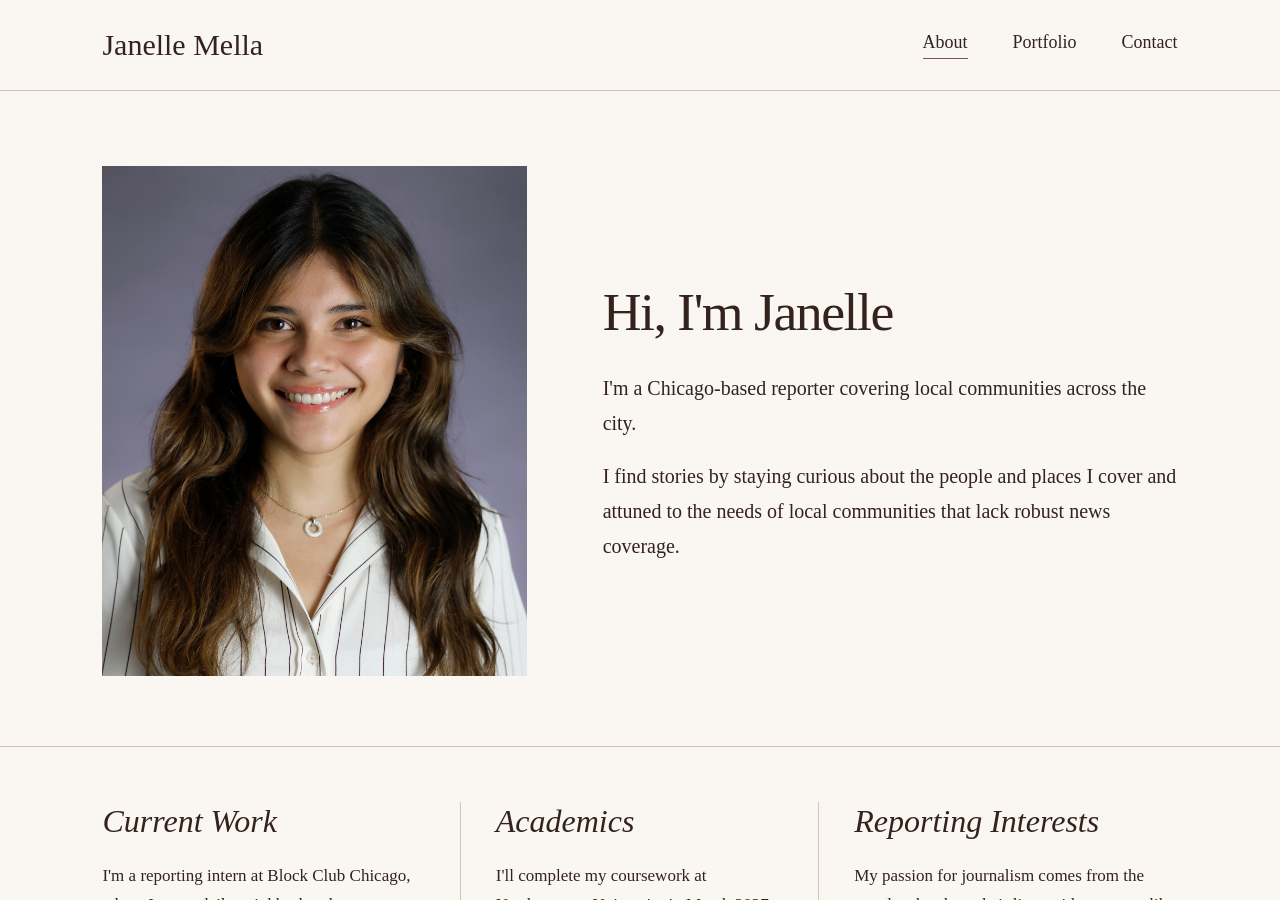
<file: index.html>
<!DOCTYPE html>
<html lang="en">
<head>
  <meta charset="UTF-8">
  <meta http-equiv="refresh" content="0; url=Portfolio/aboutme.html">
  <title>Janelle Mella | Portfolio</title>
</head>
<body>
  <p>Redirecting to <a href="Portfolio/aboutme.html">my portfolio</a>...</p>
</body>
</html>
</file>
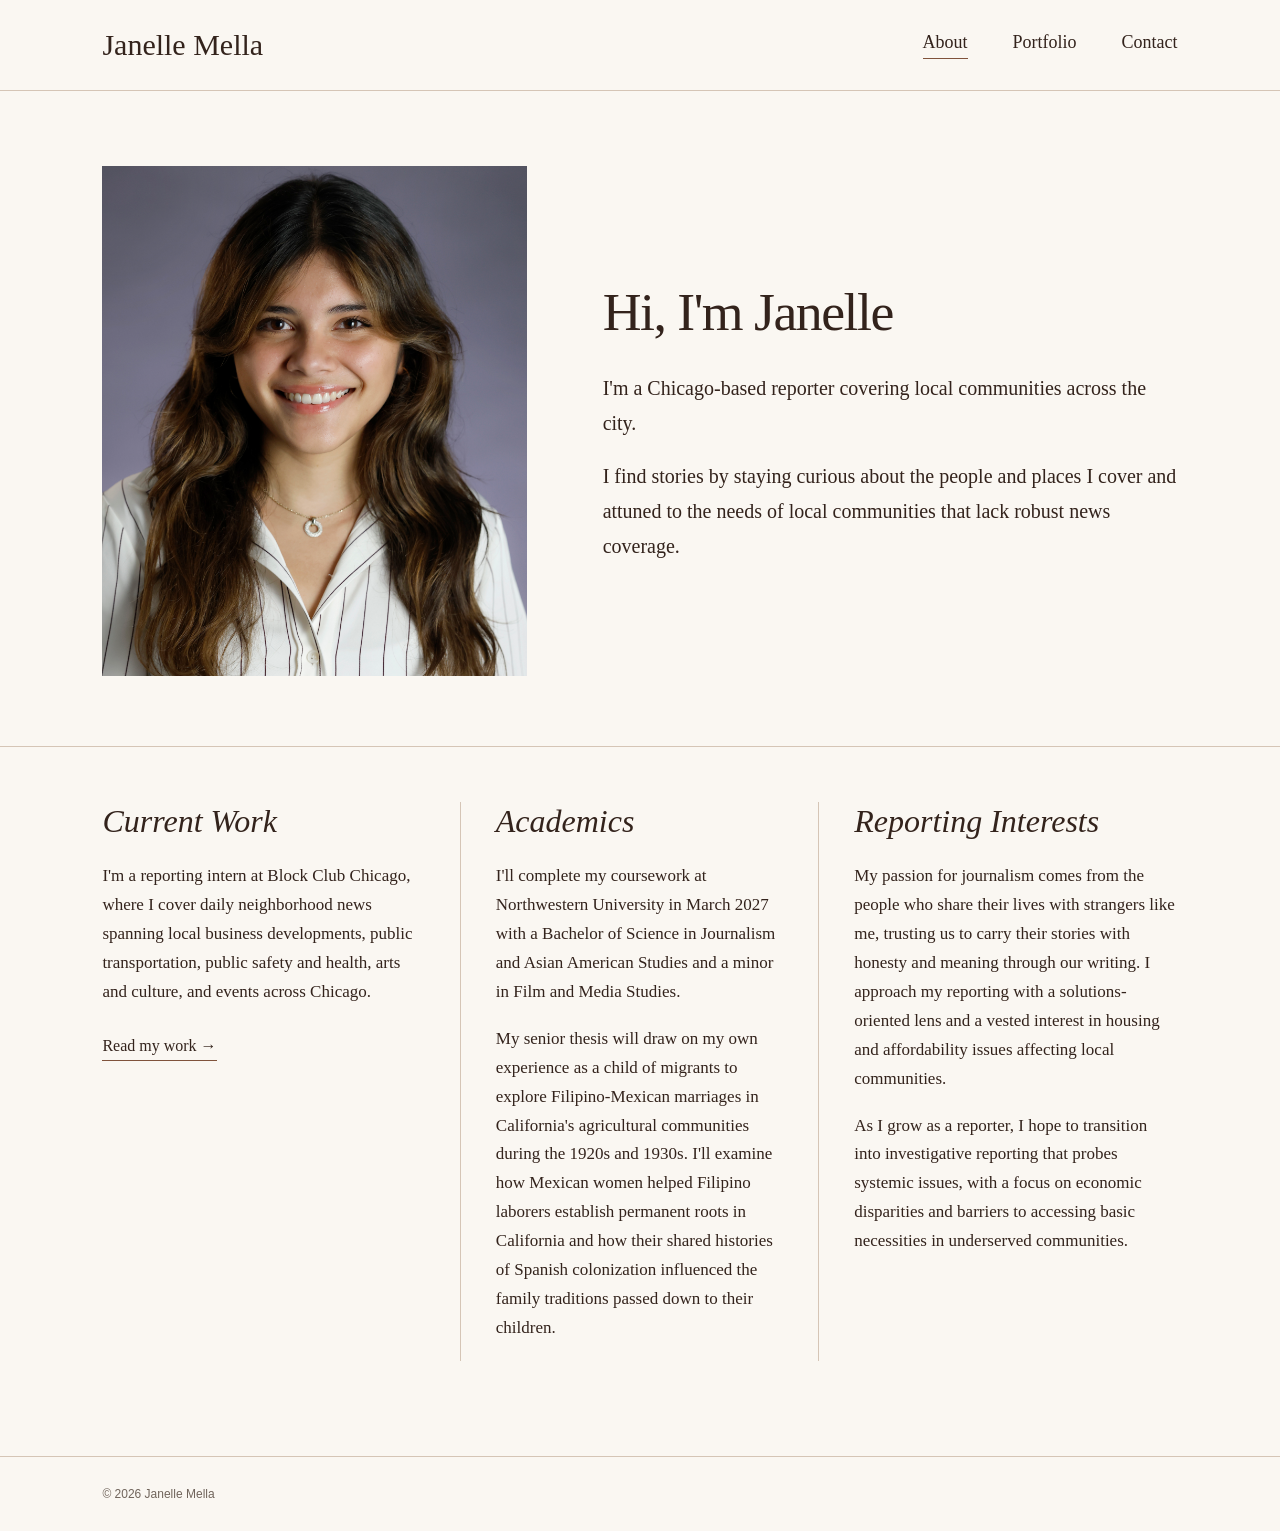
<file: Portfolio/aboutme.html>
<!DOCTYPE html>
<html lang="en">
<head>
  <meta charset="UTF-8">
  <meta name="viewport" content="width=device-width, initial-scale=1.0">
  <meta name="description" content="Janelle Mella is a Chicago-based journalist and Northwestern University student.">
  <title>About | Janelle Mella</title>
  <link rel="stylesheet" href="style.css">
</head>

<body>

  <!-- NAVIGATION -->
  <header class="site-header">
    <a href="aboutme.html" class="site-logo">Janelle Mella</a>

    <button class="menu-toggle" type="button"
      aria-label="Toggle navigation"
      aria-expanded="false"
      aria-controls="main-nav">☰</button>

    <nav class="main-nav" id="main-nav" aria-label="Main navigation">
      <a href="aboutme.html" class="active" aria-current="page">About</a>
      <a href="portfolio.html">Portfolio</a>
      <a href="contact.html">Contact</a>
    </nav>
  </header>

  <main>

    <!-- INTRODUCTION -->
    <section class="about-hero">

      <figure class="hero-photo">
        <img src="janelle.jpg"
          alt="Portrait of Janelle Mella, Credit: Joe Timmerman">
      </figure>

      <div class="hero-content">

        <h1>Hi, I'm Janelle</h1>

        <p>
           I'm a Chicago-based reporter covering local communities across the city.

        </p>

        <p>
        I find stories by staying curious about the people and places I cover and attuned to the needs of local communities that lack robust news coverage.
        </p>
      
      </div>

    </section>

    <!-- THREE EDITORIAL SECTIONS -->
    <section class="about-columns">

      <article class="about-column">
        <h2>Current Work</h2>

        <p>
         I'm a reporting intern at Block Club Chicago, where I cover daily neighborhood news spanning local business developments, public transportation, public safety and health, arts and culture, and events across Chicago.
        </p>

        <a href="https://blockclubchicago.org/author/janellemella2027/" class="column-link">
          Read my work →
        </a>
      </article>

      <article class="about-column">
        <h2>Academics</h2>

        <p>
          I'll complete my coursework at Northwestern University in March 2027 with a Bachelor of Science in Journalism and Asian American Studies and a minor in Film and Media Studies.
        </p>

        <p>
         My senior thesis will draw on my own experience as a child of migrants to explore Filipino-Mexican marriages in California's agricultural communities during the 1920s and 1930s. I'll examine how Mexican women helped Filipino laborers establish permanent roots in California and how their shared histories of Spanish colonization influenced the family traditions passed down to their children.
        </p>
      </article>

      <article class="about-column">
        <h2>Reporting Interests</h2>

        <p>
          My passion for journalism comes from the people who share their lives with strangers like me, trusting us to carry their stories with honesty and meaning through our writing. I approach my reporting with a solutions-oriented lens and a vested interest in housing and affordability issues affecting local communities.

          <p>
          As I grow as a reporter, I hope to transition into investigative reporting that probes systemic issues, with a focus on economic disparities and barriers to accessing basic necessities in underserved communities.
          </p>

        </p>

      </article>

    </section>

  </main>

  <footer class="site-footer">
    <p>© 2026 Janelle Mella</p>
  </footer>

  <script>
    const menuButton = document.querySelector('.menu-toggle');
    const nav = document.querySelector('.main-nav');

    menuButton.addEventListener('click', () => {
      const isOpen = nav.classList.toggle('open');
      menuButton.setAttribute('aria-expanded', isOpen);
      menuButton.textContent = isOpen ? '✕' : '☰';
    });

    nav.querySelectorAll('a').forEach(link => {
      link.addEventListener('click', () => {
        nav.classList.remove('open');
        menuButton.setAttribute('aria-expanded', 'false');
        menuButton.textContent = '☰';
      });
    });
  </script>

</body>
</html>
</file>
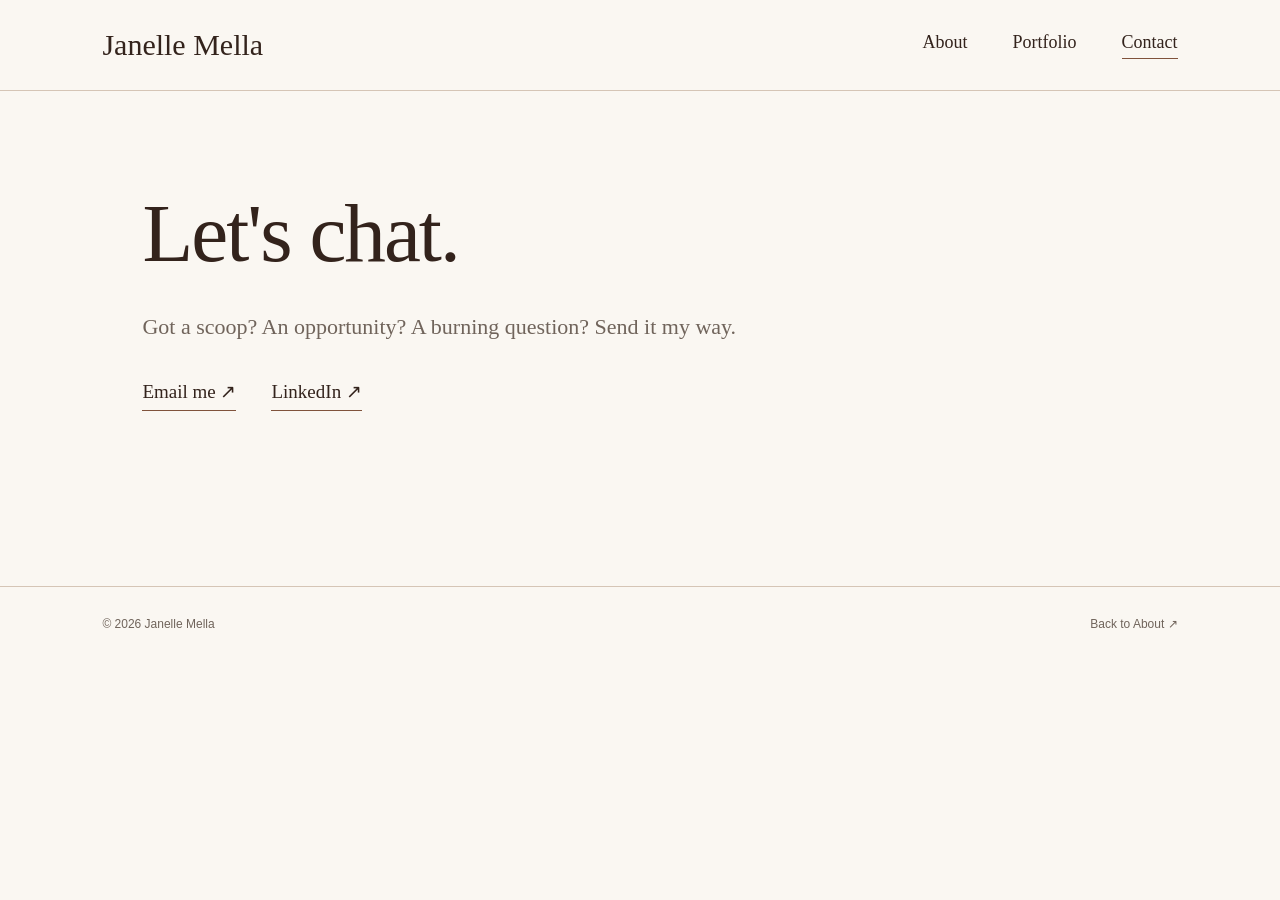
<file: Portfolio/contact.html>
<!DOCTYPE html>
<html lang="en">
<head>
  <meta charset="UTF-8">
  <meta name="viewport" content="width=device-width, initial-scale=1.0">
  <title>Contact | Janelle Mella</title>
  <link rel="stylesheet" href="style.css">
</head>

<body>

  <!-- NAVIGATION -->
  <header class="site-header">
    <a href="aboutme.html" class="site-logo">Janelle Mella</a>

    <button class="menu-toggle" type="button"
      aria-label="Toggle navigation"
      aria-expanded="false"
      aria-controls="main-nav">☰</button>

    <nav class="main-nav" id="main-nav" aria-label="Main navigation">
      <a href="aboutme.html">About</a>
      <a href="portfolio.html">Portfolio</a>
      <a href="contact.html" class="active" aria-current="page">Contact</a>
    </nav>
  </header>

  <main class="inner-page">

    <!-- CONTACT INTRODUCTION -->
    <section class="page-intro contact-intro">

      <h1>Let's chat.</h1>

      <p> Got a scoop? An opportunity? A burning question? Send it my way.</p>

      <div class="contact-links">
        <a href="mailto:janellemella2027@u.northwestern.edu">
          Email me ↗
        </a>

        <a href="https://www.linkedin.com/in/janellemella"
          target="_blank" rel="noopener noreferrer">
          LinkedIn ↗
        </a>
      </div>
    </section>
  </main>

  <footer class="site-footer">
    <p>© 2026 Janelle Mella</p>
    <a href="aboutme.html">Back to About ↗</a>
  </footer>

  <script>
    const menuButton = document.querySelector('.menu-toggle');
    const nav = document.querySelector('.main-nav');

    menuButton.addEventListener('click', () => {
      const isOpen = nav.classList.toggle('open');
      menuButton.setAttribute('aria-expanded', isOpen);
      menuButton.textContent = isOpen ? '✕' : '☰';
    });

    nav.querySelectorAll('a').forEach(link => {
      link.addEventListener('click', () => {
        nav.classList.remove('open');
        menuButton.setAttribute('aria-expanded', 'false');
        menuButton.textContent = '☰';
      });
    });
  </script>

</body>
</html>
</file>
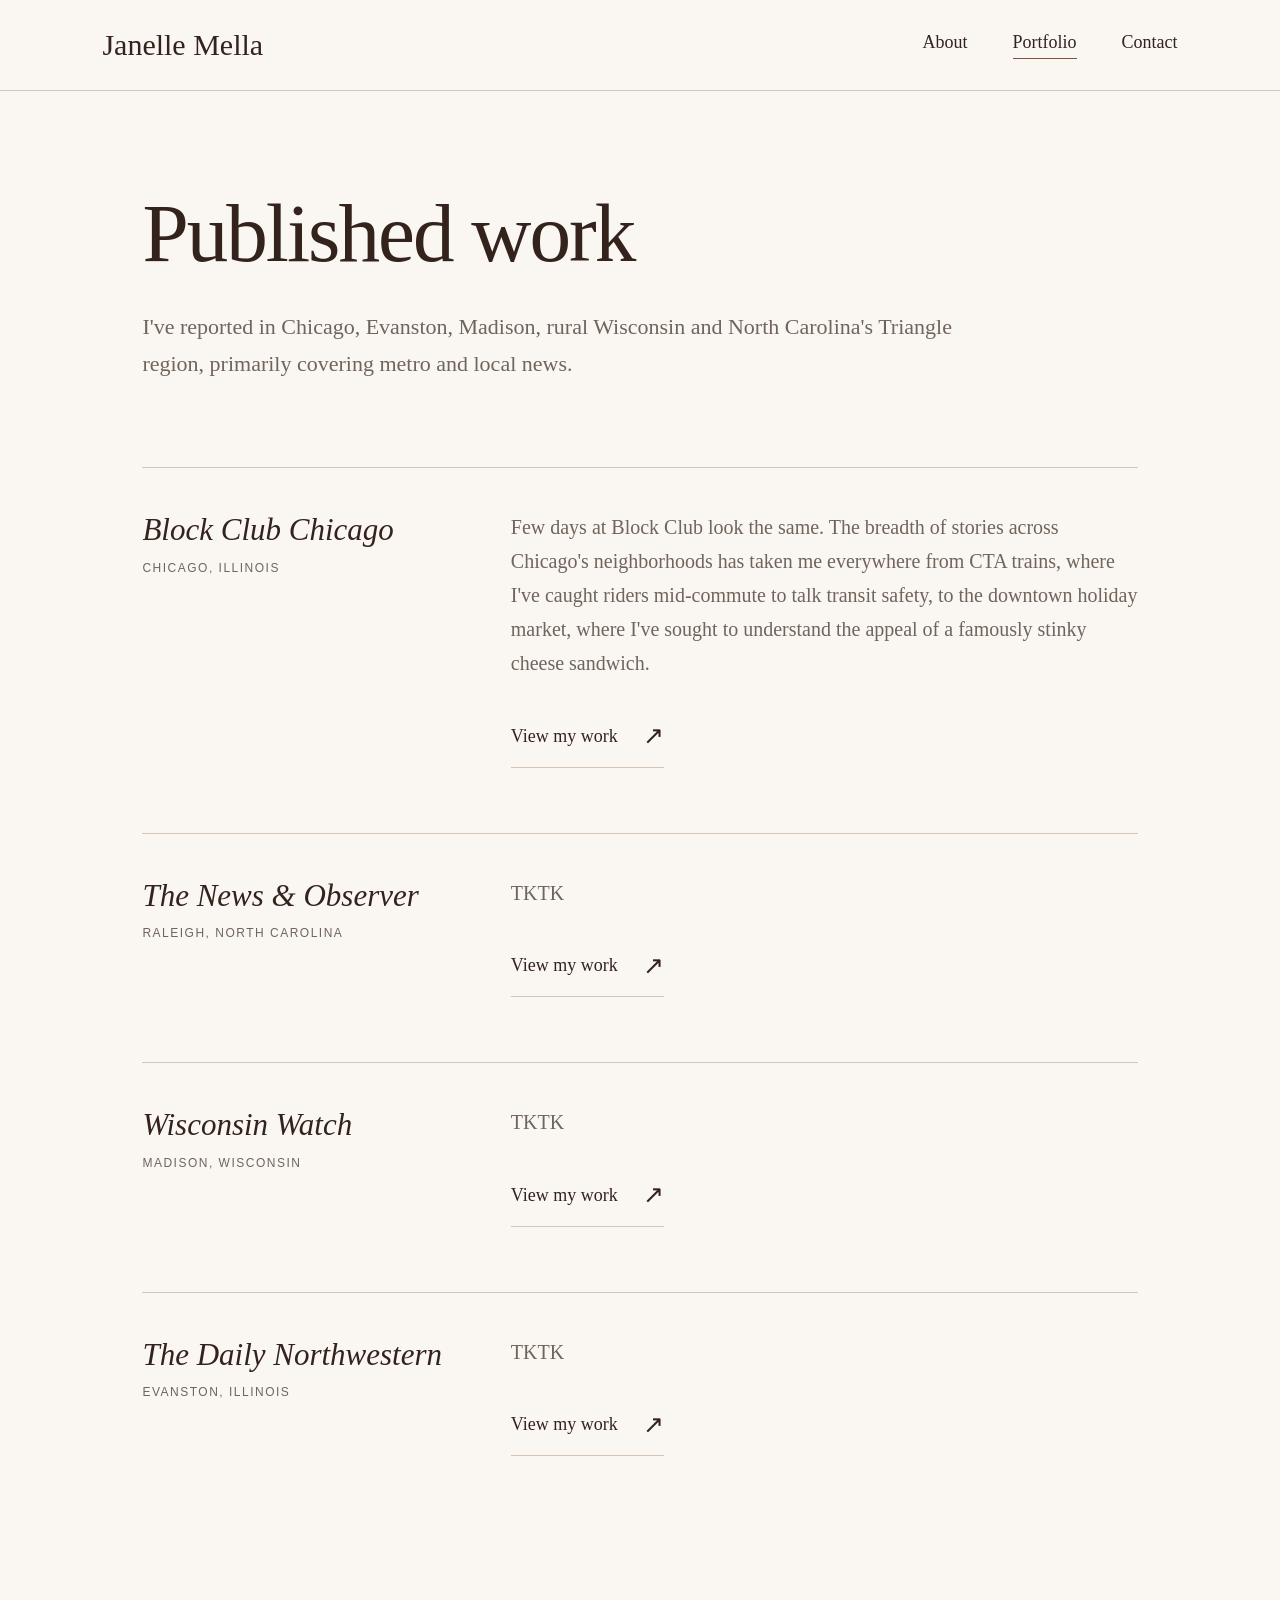
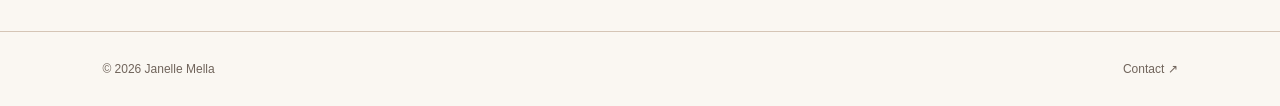
<file: Portfolio/portfolio.html>
<!DOCTYPE html>
<html lang="en">
<head>
  <meta charset="UTF-8">
  <meta name="viewport" content="width=device-width, initial-scale=1.0">
  <title>Portfolio | Janelle Mella</title>
  <link rel="stylesheet" href="style.css">
</head>

<body>

  <!-- NAVIGATION -->
  <header class="site-header">
    <a href="aboutme.html" class="site-logo">Janelle Mella</a>

    <button class="menu-toggle" type="button"
      aria-label="Toggle navigation"
      aria-expanded="false"
      aria-controls="main-nav">☰</button>

    <nav class="main-nav" id="main-nav" aria-label="Main navigation">
      <a href="aboutme.html">About</a>
      <a href="portfolio.html" class="active" aria-current="page">Portfolio</a>
      <a href="contact.html">Contact</a>
    </nav>
  </header>

  <main class="inner-page">

    <!-- PAGE INTRODUCTION -->
    <section class="page-intro">

      <h1>Published work</h1>

      <p>
        I've reported in Chicago, Evanston, Madison, rural Wisconsin and North Carolina's Triangle region, primarily covering metro and local news.
      </p>
    </section>

    <!-- BlOCK CLUB CHI -->
    <section class="publication-section">
      <div class="publication-heading">
  <h2>Block Club Chicago</h2>
  <p class="publication-location">Chicago, Illinois</p>
</div>

      <div class="publication-content">
        <p class="publication-description">
          Few days at Block Club look the same. The breadth of stories across Chicago's neighborhoods has taken me everywhere from CTA trains, where I've caught riders mid-commute to talk transit safety, to the downtown holiday market, where I've sought to understand the appeal of a famously stinky cheese sandwich.
        </p>

        <a href="https://blockclubchicago.org/author/janellemella2027/"
           target="_blank"
           rel="noopener noreferrer"
           class="publication-link">
          <span>View my work</span>
          <span class="arrow" aria-hidden="true">↗</span>
        </a>
      </div>
    </section>

    <!-- NEWS OBSERVER -->
    <section class="publication-section">
      <div class="publication-heading">
  <h2>The News & Observer</h2>
  <p class="publication-location">Raleigh, North Carolina</p>
</div>

      <div class="publication-content">
        <p class="publication-description">
        TKTK
        </p>

        <a href="https://www.newsobserver.com/profile/316130291/"
           target="_blank"
           rel="noopener noreferrer"
           class="publication-link">
          <span>View my work</span>
          <span class="arrow" aria-hidden="true">↗</span>
        </a>
      </div>
    </section>

    <!-- WISCONSIN WATCH -->
    <section class="publication-section">
      <div class="publication-heading">
  <h2>Wisconsin Watch</h2>
  <p class="publication-location">Madison, Wisconsin</p>
</div>

      <div class="publication-content">
        <p class="publication-description">
        TKTK
        </p>

        <a href="https://wisconsinwatch.org/author/jmella/"
           target="_blank"
           rel="noopener noreferrer"
           class="publication-link">
          <span>View my work</span>
          <span class="arrow" aria-hidden="true">↗</span>
        </a>
      </div>
    </section>

    <!-- THE DAILY NU -->
    <section class="publication-section">
      <div class="publication-heading">
  <h2>The Daily Northwestern</h2>
  <p class="publication-location">Evanston, Illinois</p>
</div>

      <div class="publication-content">
        <p class="publication-description">
        TKTK
        </p>

        <a href="https://dailynorthwestern.com/staff_name/janelle-mella/"
           target="_blank"
           rel="noopener noreferrer"
           class="publication-link">
          <span>View my work</span>
          <span class="arrow" aria-hidden="true">↗</span>
        </a>
      </div>
    </section>

  </main>

  <!-- FOOTER -->
  <footer class="site-footer">
    <p>© 2026 Janelle Mella</p>
    <a href="contact.html">Contact ↗</a>
  </footer>

  <!-- MOBILE NAVIGATION -->
  <script>
    const menuButton = document.querySelector('.menu-toggle');
    const nav = document.querySelector('.main-nav');

    menuButton.addEventListener('click', () => {
      const isOpen = nav.classList.toggle('open');
      menuButton.setAttribute('aria-expanded', isOpen);
      menuButton.textContent = isOpen ? '✕' : '☰';
    });

    nav.querySelectorAll('a').forEach(link => {
      link.addEventListener('click', () => {
        nav.classList.remove('open');
        menuButton.setAttribute('aria-expanded', 'false');
        menuButton.textContent = '☰';
      });
    });
  </script>

</body>
</html>
</file>
<file: Portfolio/style.css>
/* =====================================
   JANELLE MELLA — EDITORIAL MINIMAL
   ===================================== */

/* COLOR PALETTE */
:root {
  --background: #faf7f2;
  --text: #33231c;
  --accent: #80533c;
  --muted: #70645b;
  --border: #d5c5b6;
  --serif: Georgia, 'Times New Roman', serif;
}

/* GLOBAL */
* {
  box-sizing: border-box;
}

html {
  scroll-behavior: smooth;
}

body {
  margin: 0;
  background: var(--background);
  color: var(--text);
  font-family: var(--serif);
  font-size: 17px;
  -webkit-font-smoothing: antialiased;
}

a {
  color: inherit;
  text-decoration: none;
  transition: color 0.2s ease;
}

a:hover {
  color: var(--accent);
}

img {
  max-width: 100%;
}

/* NAVIGATION */
.site-header {
  display: flex;
  justify-content: space-between;
  align-items: center;
  padding: 28px 8%;
  gap: 30px;
  background: var(--background);
  border-bottom: 1px solid var(--border);
  position: sticky;
  top: 0;
  z-index: 100;
}

.site-logo {
  font-size: 30px;
  white-space: nowrap;
}

.main-nav {
  display: flex;
  align-items: center;
  gap: 45px;
}

.main-nav a {
  font-size: 18px;
  padding-bottom: 5px;
  border-bottom: 1px solid transparent;
}

.main-nav a:hover,
.main-nav a.active {
  border-color: var(--accent);
}

.menu-toggle {
  display: none;
  border: none;
  background: transparent;
  color: var(--text);
  font-size: 27px;
  cursor: pointer;
}

/* ABOUT HERO */
.about-hero {
  max-width: 1450px;
  margin: 0 auto;
  padding: 75px 8% 70px;
  display: grid;
  grid-template-columns: 0.85fr 1.15fr;
  align-items: center;
  gap: 7%;
}

.hero-photo {
  margin: 0;
}

.hero-photo img {
  display: block;
  width: 100%;
  height: auto;
  max-height: 510px;
  object-fit: cover;
}

.hero-photo figcaption {
  margin-top: 8px;
  font-size: 12px;
  color: var(--muted);
}

.eyebrow {
  font-family: Arial, sans-serif;
  font-size: 12px;
  font-weight: bold;
  letter-spacing: 2px;
  color: var(--accent);
}

.hero-content h1 {
  font-size: clamp(42px, 4.2vw, 67px);
  font-weight: normal;
  line-height: 1.14;
  letter-spacing: -1.5px;
  margin: 22px 0 28px;
}

.hero-content > p:not(.eyebrow) {
  font-size: 20px;
  line-height: 1.75;
  margin: 0 0 18px;
}

.text-link {
  display: inline-flex;
  align-items: center;
  gap: 15px;
  margin-top: 15px;
  padding-bottom: 7px;
  border-bottom: 1px solid var(--accent);
  font-size: 16px;
}

/* ABOUT — THREE COLUMNS */
.about-columns {
  max-width: 1450px;
  margin: 0 auto;
  padding: 55px 8% 95px;
  display: grid;
  grid-template-columns: repeat(3, minmax(0, 1fr));
  gap: 0;
  border-top: 1px solid var(--border);
}

.about-column {
  padding: 0 35px;
  border-right: 1px solid var(--border);
}

.about-column:first-child {
  padding-left: 0;
}

.about-column:last-child {
  border-right: none;
  padding-right: 0;
}

.about-column h2 {
  font-size: clamp(27px, 2.5vw, 36px);
  font-style: italic;
  font-weight: normal;
  line-height: 1.2;
  margin: 0 0 22px;
}

.about-column p {
  font-size: 17px;
  line-height: 1.7;
  margin: 0 0 18px;
}

.column-link {
  display: inline-block;
  margin-top: 12px;
  padding-bottom: 5px;
  border-bottom: 1px solid var(--accent);
  font-size: 16px;
}

/* INNER PAGES */
.inner-page {
  max-width: 1200px;
  margin: 0 auto;
  padding: 75px 8% 110px;
}

.page-intro {
  max-width: 820px;
  margin-bottom: 85px;
}

.page-intro h1 {
  font-size: clamp(52px, 6.5vw, 88px);
  font-weight: normal;
  line-height: 1.1;
  letter-spacing: -2px;
  margin: 22px 0 28px;
}

.page-intro > p:not(.eyebrow) {
  font-size: 22px;
  line-height: 1.7;
  color: var(--muted);
}

/* PORTFOLIO SECTIONS */
.publication-section {
  display: grid;
  grid-template-columns: 1fr 2fr;
  gap: 55px;
  padding: 42px 0 65px;
  border-top: 1px solid var(--border);
}

.publication-section h2 {
  font-size: 31px;
  font-weight: normal;
  font-style: italic;
  margin: 0;
  line-height: 1.3;
}

/* PORTFOLIO DESCRIPTION */
.publication-content {
  display: flex;
  flex-direction: column;
  align-items: flex-start;
}

.publication-description {
  font-size: 20px;
  line-height: 1.7;
  color: var(--muted);
  margin: 0 0 25px;
  max-width: 650px;
}

/* PORTFOLIO LINK */
.publication-link {
  display: inline-flex;
  justify-content: space-between;
  align-items: center;
  gap: 25px;
  padding: 12px 0;
  border-bottom: 1px solid var(--border);
  font-size: 18px;
  line-height: 1.5;
  transition: color 0.2s ease;
}

.publication-link .arrow {
  font-size: 25px;
  flex-shrink: 0;
  transition: transform 0.2s ease;
}

.publication-link:hover {
  color: var(--accent);
}

.publication-link:hover .arrow {
  transform: translate(3px, -3px);
}

/* CONTACT PAGE */
.contact-intro {
  margin-bottom: 65px;
}

.contact-links {
  display: flex;
  flex-wrap: wrap;
  gap: 35px;
  margin-top: 35px;
}

.contact-links a {
  font-size: 19px;
  padding-bottom: 7px;
  border-bottom: 1px solid var(--accent);
}

.contact-gallery {
  display: grid;
  grid-template-columns: repeat(2, minmax(0, 1fr));
  gap: 35px;
}

.contact-gallery figure {
  margin: 0;
}

.contact-gallery img {
  display: block;
  width: 100%;
  height: 350px;
  object-fit: cover;
}

.contact-gallery figcaption {
  margin-top: 12px;
  color: var(--muted);
  font-size: 13px;
  line-height: 1.6;
}

.contact-gallery figcaption a {
  text-decoration: underline;
}

/* FOOTER */
.site-footer {
  display: flex;
  justify-content: space-between;
  align-items: center;
  gap: 20px;
  padding: 30px 8%;
  border-top: 1px solid var(--border);
  color: var(--muted);
  font-family: Arial, sans-serif;
  font-size: 12px;
}

.site-footer p {
  margin: 0;
}

/* TABLET */
@media (max-width: 1000px) {
  .about-hero {
    gap: 5%;
  }

  .hero-content h1 {
    font-size: 45px;
  }

  .about-column {
    padding: 0 22px;
  }
}

/* MOBILE */
@media (max-width: 768px) {

  .site-header {
    padding: 20px 6%;
  }

  .site-logo {
    font-size: 24px;
  }

  .menu-toggle {
    display: block;
  }

  .main-nav {
    display: none;
    position: absolute;
    top: 100%;
    left: 0;
    right: 0;
    background: var(--background);
    border-bottom: 1px solid var(--border);
    padding: 20px 6% 30px;
    flex-direction: column;
    align-items: flex-start;
    gap: 20px;
  }

  .main-nav.open {
    display: flex;
  }

  .about-hero {
    grid-template-columns: 1fr;
    padding: 45px 6% 50px;
    gap: 35px;
  }

  .hero-photo {
    max-width: 430px;
  }

  .hero-content h1 {
    font-size: clamp(40px, 9vw, 54px);
  }

  .hero-content > p:not(.eyebrow) {
    font-size: 18px;
  }

  .about-columns {
    grid-template-columns: 1fr;
    padding: 15px 6% 65px;
    border-top: none;
  }

  .about-column,
  .about-column:first-child,
  .about-column:last-child {
    padding: 35px 0;
    border-right: none;
    border-top: 1px solid var(--border);
  }

  .about-column h2 {
    font-size: 32px;
  }

  .inner-page {
    padding: 55px 6% 80px;
  }

  .page-intro {
    margin-bottom: 60px;
  }

  .page-intro h1 {
    font-size: 52px;
  }

  .page-intro > p:not(.eyebrow) {
    font-size: 19px;
  }

  .publication-section {
    grid-template-columns: 1fr;
    gap: 25px;
    padding: 35px 0 55px;
  }

  .publication-section h2 {
    font-size: 29px;
  }

  .publication-description {
    font-size: 18px;
  }

  .publication-link {
    font-size: 17px;
  }

  .contact-gallery {
    grid-template-columns: 1fr;
  }

  .contact-gallery img {
    height: auto;
  }

  .site-footer {
    padding: 25px 6%;
  }
}

/* PUBLICATION LOCATIONS */
.publication-location {
  font-family: Arial, sans-serif;
  font-size: 12px;
  text-transform: uppercase;
  letter-spacing: 1.5px;
  color: var(--muted);
  margin: 10px 0 0;
}
</file>
